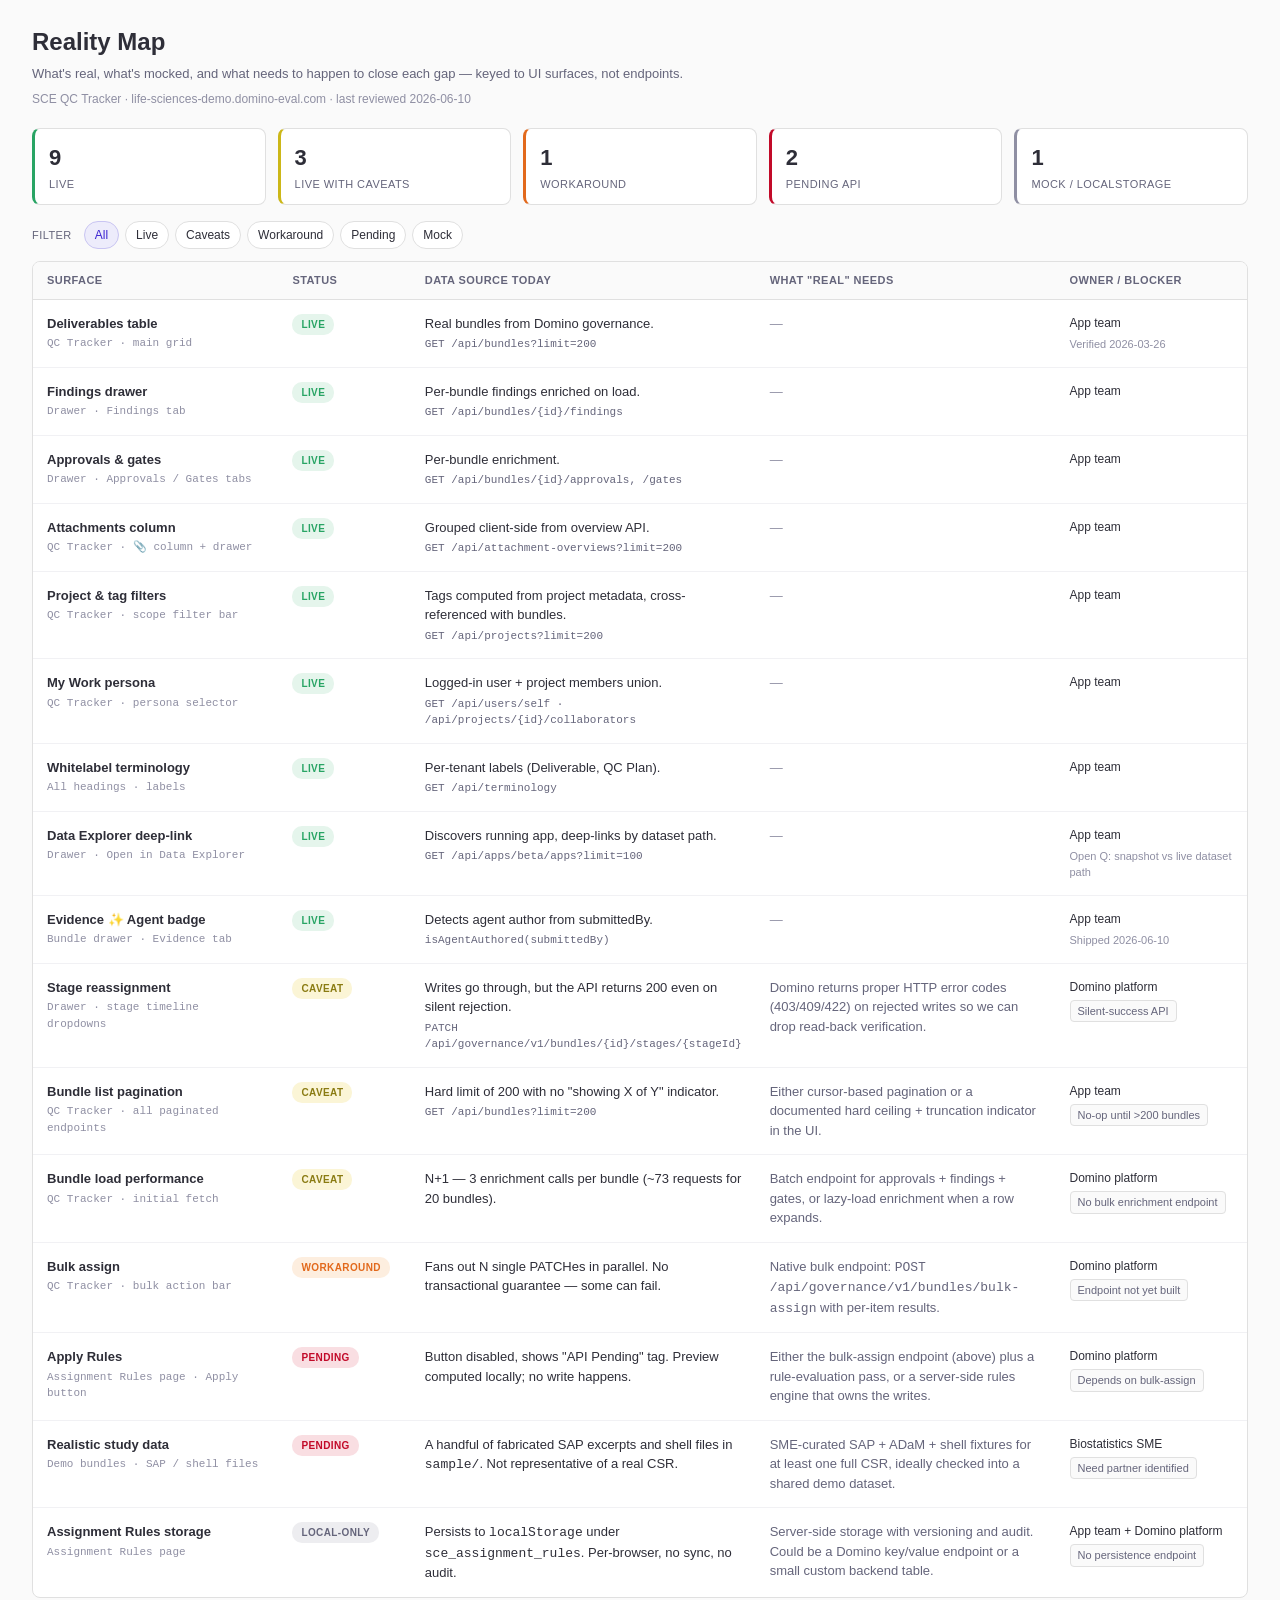
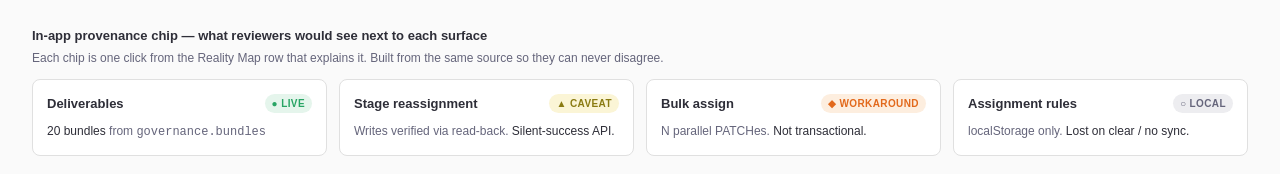
<file: reality_map.html>
<!doctype html>
<html lang="en">
<head>
<meta charset="utf-8" />
<title>Reality Map — SCE QC Tracker</title>
<style>
  :root {
    --purple: #543FDE;
    --purple-deep: #3B23D1;
    --purple-bg: #EDECFB;
    --purple-border: #C9C5F2;
    --ink: #2E2E38;
    --ink-mid: #65657B;
    --ink-light: #8F8FA3;
    --border: #E0E0E0;
    --bg: #FAFAFA;
    --bg-card: #FFFFFF;
    --green: #28A464;
    --green-bg: #E5F5EC;
    --amber: #CCB718;
    --amber-bg: #FBF5D6;
    --orange: #E2691C;
    --orange-bg: #FDEEDF;
    --red: #C20A29;
    --red-bg: #F9DEE2;
    --blue: #0070CC;
    --blue-bg: #DCEDF9;
  }
  * { box-sizing: border-box; }
  body {
    margin: 0; padding: 24px 32px;
    font-family: Inter, Lato, 'Helvetica Neue', Helvetica, Arial, sans-serif;
    color: var(--ink); background: var(--bg); font-size: 14px; line-height: 1.5;
  }
  header { max-width: 1280px; margin: 0 auto 20px; }
  h1 { font-size: 24px; margin: 0 0 4px; font-weight: 600; }
  .subtitle { color: var(--ink-mid); font-size: 13px; }
  .meta { color: var(--ink-light); font-size: 12px; margin-top: 6px; }

  .summary {
    max-width: 1280px; margin: 0 auto 16px;
    display: grid; grid-template-columns: repeat(5, 1fr); gap: 12px;
  }
  .summary .card {
    background: var(--bg-card); border: 1px solid var(--border);
    border-radius: 8px; padding: 12px 14px;
  }
  .summary .count { font-size: 22px; font-weight: 600; }
  .summary .label { font-size: 11px; color: var(--ink-mid); text-transform: uppercase; letter-spacing: 0.04em; margin-top: 2px; }
  .summary .card.live { border-left: 3px solid var(--green); }
  .summary .card.caveat { border-left: 3px solid var(--amber); }
  .summary .card.workaround { border-left: 3px solid var(--orange); }
  .summary .card.pending { border-left: 3px solid var(--red); }
  .summary .card.mock { border-left: 3px solid var(--ink-light); }

  .filters {
    max-width: 1280px; margin: 0 auto 12px;
    display: flex; gap: 6px; flex-wrap: wrap; align-items: center;
  }
  .filters .lbl { font-size: 11px; color: var(--ink-mid); text-transform: uppercase; letter-spacing: 0.04em; margin-right: 6px; }
  .chip {
    border: 1px solid var(--border); background: #fff; padding: 4px 10px;
    border-radius: 14px; font-size: 12px; cursor: pointer; user-select: none;
  }
  .chip.active { background: var(--purple-bg); border-color: var(--purple-border); color: var(--purple-deep); font-weight: 500; }

  .table-wrap {
    max-width: 1280px; margin: 0 auto;
    background: var(--bg-card); border: 1px solid var(--border); border-radius: 8px; overflow: hidden;
  }
  table { width: 100%; border-collapse: collapse; }
  thead th {
    text-align: left; padding: 10px 14px; font-size: 11px; font-weight: 600;
    color: var(--ink-mid); text-transform: uppercase; letter-spacing: 0.04em;
    background: var(--bg); border-bottom: 1px solid var(--border);
  }
  tbody td {
    padding: 14px; border-bottom: 1px solid #F1F1F4; vertical-align: top; font-size: 13px;
  }
  tbody tr:last-child td { border-bottom: none; }
  tbody tr:hover { background: #FAFAFC; }
  tbody tr.hidden { display: none; }

  .surface-name { font-weight: 600; color: var(--ink); margin-bottom: 2px; }
  .surface-where { font-size: 11px; color: var(--ink-light); font-family: ui-monospace, SFMono-Regular, Menlo, monospace; }

  .pill {
    display: inline-block; font-size: 10px; font-weight: 600; text-transform: uppercase;
    letter-spacing: 0.04em; padding: 3px 9px; border-radius: 10px; white-space: nowrap;
  }
  .pill.live { background: var(--green-bg); color: var(--green); }
  .pill.caveat { background: var(--amber-bg); color: #8A7B12; }
  .pill.workaround { background: var(--orange-bg); color: var(--orange); }
  .pill.pending { background: var(--red-bg); color: var(--red); }
  .pill.mock { background: #EDEDF0; color: var(--ink-mid); }

  .today { color: var(--ink); }
  .today .src { display: block; font-size: 11px; color: var(--ink-mid); font-family: ui-monospace, SFMono-Regular, Menlo, monospace; margin-top: 3px; }

  .needs { color: var(--ink-mid); }
  .needs.empty { color: var(--ink-light); font-style: italic; }

  .owner { font-size: 12px; }
  .owner .role { font-weight: 500; color: var(--ink); }
  .owner .blocker {
    display: inline-block; margin-top: 4px; font-size: 11px; color: var(--ink-mid);
    background: var(--bg); padding: 2px 7px; border-radius: 4px; border: 1px solid var(--border);
  }

  .updated { font-size: 11px; color: var(--ink-light); margin-top: 4px; }

  /* Provenance chip preview (showing what the in-app version would look like) */
  .preview-block { max-width: 1280px; margin: 28px auto 0; }
  .preview-title { font-size: 13px; font-weight: 600; color: var(--ink); margin-bottom: 4px; }
  .preview-sub { font-size: 12px; color: var(--ink-mid); margin-bottom: 12px; }
  .preview-cards { display: grid; grid-template-columns: repeat(4, 1fr); gap: 12px; }
  .prev {
    background: var(--bg-card); border: 1px solid var(--border); border-radius: 8px; padding: 14px;
    position: relative;
  }
  .prev-header { display: flex; align-items: center; justify-content: space-between; margin-bottom: 8px; }
  .prev-header h4 { margin: 0; font-size: 13px; font-weight: 600; }
  .prov {
    display: inline-flex; align-items: center; gap: 4px;
    font-size: 10px; font-weight: 600; padding: 2px 7px; border-radius: 10px;
    text-transform: uppercase; letter-spacing: 0.04em;
  }
  .prov.live { background: var(--green-bg); color: var(--green); }
  .prov.caveat { background: var(--amber-bg); color: #8A7B12; }
  .prov.workaround { background: var(--orange-bg); color: var(--orange); }
  .prov.mock { background: #EDEDF0; color: var(--ink-mid); }
  .prev-body { font-size: 12px; color: var(--ink-mid); }
  .prev-body strong { color: var(--ink); font-weight: 500; }
</style>
</head>
<body>

<header>
  <h1>Reality Map</h1>
  <div class="subtitle">What's real, what's mocked, and what needs to happen to close each gap — keyed to UI surfaces, not endpoints.</div>
  <div class="meta">SCE QC Tracker · life-sciences-demo.domino-eval.com · last reviewed 2026-06-10</div>
</header>

<section class="summary">
  <div class="card live"><div class="count">9</div><div class="label">Live</div></div>
  <div class="card caveat"><div class="count">3</div><div class="label">Live with caveats</div></div>
  <div class="card workaround"><div class="count">1</div><div class="label">Workaround</div></div>
  <div class="card pending"><div class="count">2</div><div class="label">Pending API</div></div>
  <div class="card mock"><div class="count">1</div><div class="label">Mock / localStorage</div></div>
</section>

<div class="filters">
  <span class="lbl">Filter</span>
  <span class="chip active" data-filter="all">All</span>
  <span class="chip" data-filter="live">Live</span>
  <span class="chip" data-filter="caveat">Caveats</span>
  <span class="chip" data-filter="workaround">Workaround</span>
  <span class="chip" data-filter="pending">Pending</span>
  <span class="chip" data-filter="mock">Mock</span>
</div>

<div class="table-wrap">
  <table>
    <thead>
      <tr>
        <th style="width:22%">Surface</th>
        <th style="width:11%">Status</th>
        <th style="width:25%">Data source today</th>
        <th style="width:25%">What "real" needs</th>
        <th style="width:17%">Owner / blocker</th>
      </tr>
    </thead>
    <tbody>

      <tr data-status="live">
        <td>
          <div class="surface-name">Deliverables table</div>
          <div class="surface-where">QC Tracker · main grid</div>
        </td>
        <td><span class="pill live">Live</span></td>
        <td class="today">Real bundles from Domino governance.<span class="src">GET /api/bundles?limit=200</span></td>
        <td class="needs empty">—</td>
        <td class="owner"><span class="role">App team</span><div class="updated">Verified 2026-03-26</div></td>
      </tr>

      <tr data-status="live">
        <td>
          <div class="surface-name">Findings drawer</div>
          <div class="surface-where">Drawer · Findings tab</div>
        </td>
        <td><span class="pill live">Live</span></td>
        <td class="today">Per-bundle findings enriched on load.<span class="src">GET /api/bundles/{id}/findings</span></td>
        <td class="needs empty">—</td>
        <td class="owner"><span class="role">App team</span></td>
      </tr>

      <tr data-status="live">
        <td>
          <div class="surface-name">Approvals & gates</div>
          <div class="surface-where">Drawer · Approvals / Gates tabs</div>
        </td>
        <td><span class="pill live">Live</span></td>
        <td class="today">Per-bundle enrichment.<span class="src">GET /api/bundles/{id}/approvals, /gates</span></td>
        <td class="needs empty">—</td>
        <td class="owner"><span class="role">App team</span></td>
      </tr>

      <tr data-status="live">
        <td>
          <div class="surface-name">Attachments column</div>
          <div class="surface-where">QC Tracker · 📎 column + drawer</div>
        </td>
        <td><span class="pill live">Live</span></td>
        <td class="today">Grouped client-side from overview API.<span class="src">GET /api/attachment-overviews?limit=200</span></td>
        <td class="needs empty">—</td>
        <td class="owner"><span class="role">App team</span></td>
      </tr>

      <tr data-status="live">
        <td>
          <div class="surface-name">Project &amp; tag filters</div>
          <div class="surface-where">QC Tracker · scope filter bar</div>
        </td>
        <td><span class="pill live">Live</span></td>
        <td class="today">Tags computed from project metadata, cross-referenced with bundles.<span class="src">GET /api/projects?limit=200</span></td>
        <td class="needs empty">—</td>
        <td class="owner"><span class="role">App team</span></td>
      </tr>

      <tr data-status="live">
        <td>
          <div class="surface-name">My Work persona</div>
          <div class="surface-where">QC Tracker · persona selector</div>
        </td>
        <td><span class="pill live">Live</span></td>
        <td class="today">Logged-in user + project members union.<span class="src">GET /api/users/self · /api/projects/{id}/collaborators</span></td>
        <td class="needs empty">—</td>
        <td class="owner"><span class="role">App team</span></td>
      </tr>

      <tr data-status="live">
        <td>
          <div class="surface-name">Whitelabel terminology</div>
          <div class="surface-where">All headings · labels</div>
        </td>
        <td><span class="pill live">Live</span></td>
        <td class="today">Per-tenant labels (Deliverable, QC Plan).<span class="src">GET /api/terminology</span></td>
        <td class="needs empty">—</td>
        <td class="owner"><span class="role">App team</span></td>
      </tr>

      <tr data-status="live">
        <td>
          <div class="surface-name">Data Explorer deep-link</div>
          <div class="surface-where">Drawer · Open in Data Explorer</div>
        </td>
        <td><span class="pill live">Live</span></td>
        <td class="today">Discovers running app, deep-links by dataset path.<span class="src">GET /api/apps/beta/apps?limit=100</span></td>
        <td class="needs empty">—</td>
        <td class="owner"><span class="role">App team</span><div class="updated">Open Q: snapshot vs live dataset path</div></td>
      </tr>

      <tr data-status="live">
        <td>
          <div class="surface-name">Evidence ✨ Agent badge</div>
          <div class="surface-where">Bundle drawer · Evidence tab</div>
        </td>
        <td><span class="pill live">Live</span></td>
        <td class="today">Detects agent author from submittedBy.<span class="src">isAgentAuthored(submittedBy)</span></td>
        <td class="needs empty">—</td>
        <td class="owner"><span class="role">App team</span><div class="updated">Shipped 2026-06-10</div></td>
      </tr>

      <tr data-status="caveat">
        <td>
          <div class="surface-name">Stage reassignment</div>
          <div class="surface-where">Drawer · stage timeline dropdowns</div>
        </td>
        <td><span class="pill caveat">Caveat</span></td>
        <td class="today">Writes go through, but the API returns 200 even on silent rejection.<span class="src">PATCH /api/governance/v1/bundles/{id}/stages/{stageId}</span></td>
        <td class="needs">Domino returns proper HTTP error codes (403/409/422) on rejected writes so we can drop read-back verification.</td>
        <td class="owner"><span class="role">Domino platform</span><div class="blocker">Silent-success API</div></td>
      </tr>

      <tr data-status="caveat">
        <td>
          <div class="surface-name">Bundle list pagination</div>
          <div class="surface-where">QC Tracker · all paginated endpoints</div>
        </td>
        <td><span class="pill caveat">Caveat</span></td>
        <td class="today">Hard limit of 200 with no "showing X of Y" indicator.<span class="src">GET /api/bundles?limit=200</span></td>
        <td class="needs">Either cursor-based pagination or a documented hard ceiling + truncation indicator in the UI.</td>
        <td class="owner"><span class="role">App team</span><div class="blocker">No-op until &gt;200 bundles</div></td>
      </tr>

      <tr data-status="caveat">
        <td>
          <div class="surface-name">Bundle load performance</div>
          <div class="surface-where">QC Tracker · initial fetch</div>
        </td>
        <td><span class="pill caveat">Caveat</span></td>
        <td class="today">N+1 — 3 enrichment calls per bundle (~73 requests for 20 bundles).</td>
        <td class="needs">Batch endpoint for approvals + findings + gates, or lazy-load enrichment when a row expands.</td>
        <td class="owner"><span class="role">Domino platform</span><div class="blocker">No bulk enrichment endpoint</div></td>
      </tr>

      <tr data-status="workaround">
        <td>
          <div class="surface-name">Bulk assign</div>
          <div class="surface-where">QC Tracker · bulk action bar</div>
        </td>
        <td><span class="pill workaround">Workaround</span></td>
        <td class="today">Fans out N single PATCHes in parallel. No transactional guarantee — some can fail.</td>
        <td class="needs">Native bulk endpoint: <code>POST /api/governance/v1/bundles/bulk-assign</code> with per-item results.</td>
        <td class="owner"><span class="role">Domino platform</span><div class="blocker">Endpoint not yet built</div></td>
      </tr>

      <tr data-status="pending">
        <td>
          <div class="surface-name">Apply Rules</div>
          <div class="surface-where">Assignment Rules page · Apply button</div>
        </td>
        <td><span class="pill pending">Pending</span></td>
        <td class="today">Button disabled, shows "API Pending" tag. Preview computed locally; no write happens.</td>
        <td class="needs">Either the bulk-assign endpoint (above) plus a rule-evaluation pass, or a server-side rules engine that owns the writes.</td>
        <td class="owner"><span class="role">Domino platform</span><div class="blocker">Depends on bulk-assign</div></td>
      </tr>

      <tr data-status="pending">
        <td>
          <div class="surface-name">Realistic study data</div>
          <div class="surface-where">Demo bundles · SAP / shell files</div>
        </td>
        <td><span class="pill pending">Pending</span></td>
        <td class="today">A handful of fabricated SAP excerpts and shell files in <code>sample/</code>. Not representative of a real CSR.</td>
        <td class="needs">SME-curated SAP + ADaM + shell fixtures for at least one full CSR, ideally checked into a shared demo dataset.</td>
        <td class="owner"><span class="role">Biostatistics SME</span><div class="blocker">Need partner identified</div></td>
      </tr>

      <tr data-status="mock">
        <td>
          <div class="surface-name">Assignment Rules storage</div>
          <div class="surface-where">Assignment Rules page</div>
        </td>
        <td><span class="pill mock">Local-only</span></td>
        <td class="today">Persists to <code>localStorage</code> under <code>sce_assignment_rules</code>. Per-browser, no sync, no audit.</td>
        <td class="needs">Server-side storage with versioning and audit. Could be a Domino key/value endpoint or a small custom backend table.</td>
        <td class="owner"><span class="role">App team + Domino platform</span><div class="blocker">No persistence endpoint</div></td>
      </tr>

    </tbody>
  </table>
</div>

<section class="preview-block">
  <div class="preview-title">In-app provenance chip — what reviewers would see next to each surface</div>
  <div class="preview-sub">Each chip is one click from the Reality Map row that explains it. Built from the same source so they can never disagree.</div>
  <div class="preview-cards">
    <div class="prev">
      <div class="prev-header">
        <h4>Deliverables</h4>
        <span class="prov live">● Live</span>
      </div>
      <div class="prev-body"><strong>20 bundles</strong> from <code>governance.bundles</code></div>
    </div>
    <div class="prev">
      <div class="prev-header">
        <h4>Stage reassignment</h4>
        <span class="prov caveat">▲ Caveat</span>
      </div>
      <div class="prev-body">Writes verified via read-back. <strong>Silent-success API.</strong></div>
    </div>
    <div class="prev">
      <div class="prev-header">
        <h4>Bulk assign</h4>
        <span class="prov workaround">◆ Workaround</span>
      </div>
      <div class="prev-body">N parallel PATCHes. <strong>Not transactional.</strong></div>
    </div>
    <div class="prev">
      <div class="prev-header">
        <h4>Assignment rules</h4>
        <span class="prov mock">○ Local</span>
      </div>
      <div class="prev-body">localStorage only. <strong>Lost on clear / no sync.</strong></div>
    </div>
  </div>
</section>

<script>
  const chips = document.querySelectorAll('.chip');
  const rows = document.querySelectorAll('tbody tr');
  chips.forEach(chip => {
    chip.addEventListener('click', () => {
      chips.forEach(c => c.classList.remove('active'));
      chip.classList.add('active');
      const f = chip.dataset.filter;
      rows.forEach(r => {
        r.classList.toggle('hidden', f !== 'all' && r.dataset.status !== f);
      });
    });
  });
</script>

</body>
</html>
</file>
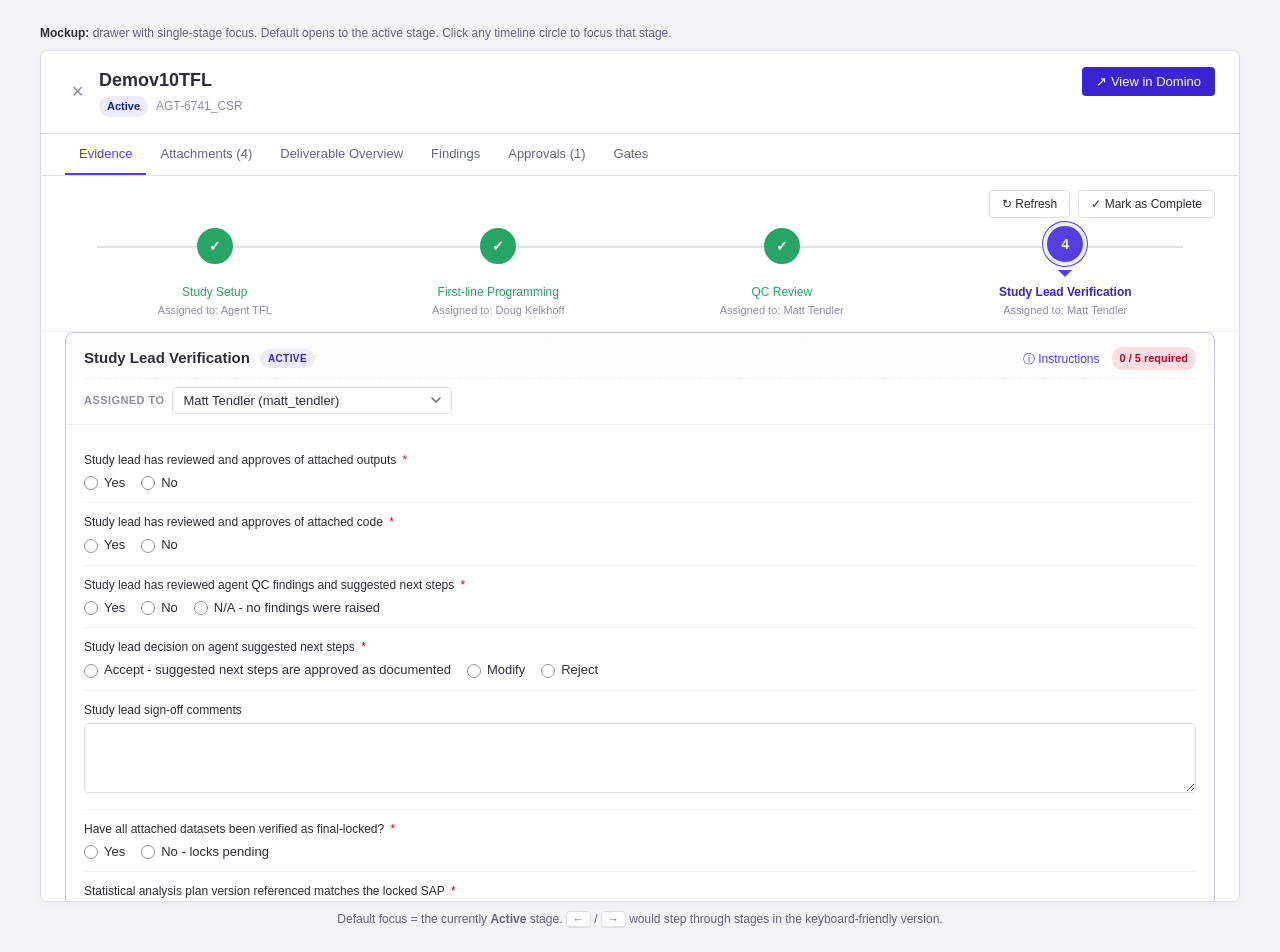
<file: static/drawer_focused_stage.html>
<!doctype html>
<html lang="en">
<head>
<meta charset="utf-8" />
<title>Drawer mockup — focused stage</title>
<style>
  :root {
    --purple: #543FDE;
    --purple-deep: #3B23D1;
    --purple-bg: #EDECFB;
    --purple-border: #C9C5F2;
    --purple-soft: #1820A0;
    --ink: #2E2E38;
    --ink-mid: #65657B;
    --ink-light: #8F8FA3;
    --border: #E0E0E0;
    --border-soft: #F1F1F4;
    --bg: #FAFAFA;
    --bg-card: #FFFFFF;
    --green: #28A464;
    --green-bg: #E5F5EC;
    --red: #C20A29;
  }
  * { box-sizing: border-box; }
  body {
    margin: 0; padding: 0;
    font-family: Inter, Lato, 'Helvetica Neue', Helvetica, Arial, sans-serif;
    color: var(--ink); background: #F4F4F8; font-size: 14px; line-height: 1.5;
  }

  /* ── browser-chrome framing so the drawer feels like the real app ── */
  .frame { max-width: 1200px; margin: 24px auto; }
  .caption { font-size: 12px; color: var(--ink-mid); margin-bottom: 8px; }
  .caption strong { color: var(--ink); font-weight: 600; }
  .drawer {
    background: var(--bg-card); border: 1px solid var(--border); border-radius: 8px;
    box-shadow: 0 2px 8px rgba(0,0,0,0.04);
    /* The drawer is itself the scroll container so the timeline can stick to
       its top as the focused stage scrolls. `overflow:hidden` here would
       break position:sticky because the drawer wouldn't actually scroll.
       Using `height` (not max-height) reserves the space so the drawer is
       always scrollable when stage content is long enough. */
    height: calc(100vh - 48px); overflow-y: auto;
  }

  /* ── drawer header (same as today) ── */
  .header { padding: 16px 24px; border-bottom: 1px solid var(--border); display: flex; align-items: flex-start; justify-content: space-between; }
  .header .title { display: flex; align-items: center; gap: 10px; }
  .close { width: 24px; height: 24px; display: inline-flex; align-items: center; justify-content: center; color: var(--ink-light); cursor: pointer; font-size: 16px; }
  .h-name { font-size: 18px; font-weight: 600; color: var(--ink); }
  .h-tags { display: flex; align-items: center; gap: 8px; margin-top: 2px; }
  .h-tag { font-size: 11px; font-weight: 600; padding: 2px 8px; border-radius: 10px; background: var(--purple-bg); color: var(--purple-soft); }
  .h-id { font-size: 12px; color: var(--ink-light); }
  .view-btn {
    background: var(--purple-deep); color: #fff; border: none; padding: 7px 14px; font-size: 13px;
    border-radius: 4px; cursor: pointer; font-weight: 500;
  }

  /* ── tabs ── */
  .tabs { display: flex; gap: 0; padding: 0 24px; border-bottom: 1px solid var(--border); }
  .tab { padding: 10px 14px; font-size: 13px; color: var(--ink-mid); cursor: pointer; border-bottom: 2px solid transparent; }
  .tab.active { color: var(--purple); border-bottom-color: var(--purple); font-weight: 500; }

  /* ── timeline (always visible — the new interaction model) ── */
  /* Sticky so it stays anchored to the drawer top as the focused stage scrolls. */
  .timeline-block {
    padding: 14px 24px 14px;
    position: sticky; top: 0; z-index: 5;
    background: var(--bg-card);
    border-bottom: 1px solid var(--border-soft);
  }
  .tl-row { display: flex; align-items: center; justify-content: flex-end; margin-bottom: 10px; }
  .tl-actions { display: flex; gap: 8px; }
  .btn {
    background: #fff; border: 1px solid var(--border); padding: 6px 12px; font-size: 12px; border-radius: 4px;
    cursor: pointer; color: var(--ink); display: inline-flex; align-items: center; gap: 6px;
  }
  .btn:hover { border-color: var(--purple-border); }
  .btn.complete { color: var(--ink-light); cursor: not-allowed; }

  .timeline { display: flex; align-items: flex-start; justify-content: space-between; position: relative; padding: 0 8px; }
  .timeline::before {
    content: ''; position: absolute; top: 18px; left: 32px; right: 32px;
    height: 2px; background: var(--border); z-index: 0;
  }
  .tl-step { position: relative; z-index: 1; display: flex; flex-direction: column; align-items: center; cursor: pointer; flex: 1; min-width: 0; }
  .tl-dot {
    width: 36px; height: 36px; border-radius: 50%; display: inline-flex; align-items: center; justify-content: center;
    font-size: 14px; font-weight: 600; border: 2px solid var(--border); background: #fff; color: var(--ink-light);
    transition: all 0.15s;
  }
  .tl-step.done .tl-dot { background: var(--green); border-color: var(--green); color: #fff; }
  .tl-step.active .tl-dot { background: var(--purple); border-color: var(--purple); color: #fff; box-shadow: 0 0 0 4px var(--purple-bg); }
  .tl-step.future .tl-dot { background: #fff; border-color: var(--border); color: var(--ink-light); }
  .tl-step.selected .tl-dot {
    /* the new selection ring — distinct from "active" stage */
    box-shadow: 0 0 0 4px var(--purple-bg), 0 0 0 5px var(--purple);
    transform: translateY(-2px);
  }
  .tl-step.selected .tl-label { color: var(--purple-deep); font-weight: 600; }
  .tl-label {
    margin-top: 8px; font-size: 12px; color: var(--ink-mid); text-align: center;
    max-width: 160px; line-height: 1.3;
  }
  .tl-step.done .tl-label { color: var(--green); font-weight: 500; }
  .tl-step.active .tl-label { color: var(--purple-deep); font-weight: 600; }
  .tl-assignee {
    margin-top: 3px; font-size: 11px; color: var(--ink-light); text-align: center;
    max-width: 160px; line-height: 1.25;
    white-space: nowrap; overflow: hidden; text-overflow: ellipsis;
    font-weight: 400;
  }
  .tl-assignee.empty { font-style: italic; }
  .tl-caret {
    /* little down-pointer under the selected dot to anchor it to the body */
    margin-top: 6px; width: 0; height: 0; border-left: 7px solid transparent; border-right: 7px solid transparent;
    border-top: 7px solid var(--purple); opacity: 0; transition: opacity 0.15s;
  }
  .tl-step.selected .tl-caret { opacity: 1; }

  /* ── single-stage focused body ── */
  .stage-card {
    margin: 0 24px 24px; border: 1px solid var(--purple-border); border-radius: 8px;
    background: linear-gradient(180deg, #FCFBFF 0%, #fff 60px);
  }
  /* Two-row header so the title, assignee picker, and meta don't fight for
     the same horizontal real estate. Row 1: title + status + meta. Row 2:
     assignee picker (where the user expects to act on ownership). */
  .sc-head { padding: 14px 18px 10px; border-bottom: 1px solid var(--border-soft); }
  .sc-head-row1 { display: flex; align-items: center; justify-content: space-between; gap: 12px; }
  .sc-head-row1-left { display: flex; align-items: center; gap: 10px; min-width: 0; }
  .sc-head-row1-right { display: flex; align-items: center; gap: 12px; flex-shrink: 0; }
  .sc-head-row2 {
    display: flex; align-items: center; gap: 8px;
    margin-top: 8px; padding-top: 8px; border-top: 1px dashed var(--border-soft);
  }
  .sc-name { font-size: 15px; font-weight: 600; color: var(--ink); white-space: nowrap; }
  .sc-status { font-size: 10px; font-weight: 600; padding: 2px 8px; border-radius: 10px; text-transform: uppercase; letter-spacing: 0.04em; flex-shrink: 0; }
  .sc-status.active { background: var(--purple-bg); color: var(--purple-deep); }
  .sc-status.complete { background: var(--green-bg); color: var(--green); }
  .sc-status.pending { background: #EDEDF0; color: var(--ink-mid); }
  .sc-assignee-label { font-size: 11px; color: var(--ink-light); text-transform: uppercase; letter-spacing: 0.04em; font-weight: 600; }
  .sc-assignee-select {
    font-family: inherit; font-size: 13px; color: var(--ink); background: #fff;
    border: 1px solid var(--border); border-radius: 4px; padding: 5px 26px 5px 10px;
    cursor: pointer; max-width: 280px; min-width: 200px;
    appearance: none; -webkit-appearance: none;
    background-image: url("data:image/svg+xml;utf8,<svg xmlns='http://www.w3.org/2000/svg' width='10' height='6' viewBox='0 0 10 6'><path d='M1 1l4 4 4-4' stroke='%2365657B' stroke-width='1.5' fill='none' stroke-linecap='round' stroke-linejoin='round'/></svg>");
    background-repeat: no-repeat; background-position: right 10px center;
  }
  .sc-assignee-select:hover { border-color: var(--purple-border); }
  .sc-assignee-select:focus { outline: none; border-color: var(--purple); box-shadow: 0 0 0 2px var(--purple-bg); }
  .sc-assignee-save {
    font-size: 11px; color: var(--ink-light); display: inline-flex; align-items: center; gap: 4px;
  }
  .sc-assignee-save.saving { color: var(--purple-deep); }
  .sc-assignee-save.saved { color: var(--green); }
  .sc-head-right { display: flex; align-items: center; gap: 8px; }
  .sc-required { font-size: 11px; font-weight: 600; padding: 3px 8px; border-radius: 10px; }
  .sc-required.partial { background: #FBEFE0; color: #A35B00; }
  .sc-required.empty { background: #F9DEE2; color: var(--red); }
  .sc-required.full { background: var(--green-bg); color: var(--green); }
  .sc-link { font-size: 12px; color: var(--purple); cursor: pointer; }

  .sc-body { padding: 16px 18px; }
  .field { padding: 10px 0; border-bottom: 1px solid var(--border-soft); }
  .field:last-child { border-bottom: none; }
  .field-label { font-size: 12px; font-weight: 500; color: var(--ink); margin-bottom: 4px; }
  .field-label .req { color: var(--red); margin-left: 3px; }
  .field-help { font-size: 11px; color: var(--ink-light); margin-bottom: 6px; }
  .opts { display: flex; gap: 16px; align-items: center; font-size: 13px; color: var(--ink); }
  .radio { width: 14px; height: 14px; border: 1.5px solid var(--ink-light); border-radius: 50%; display: inline-block; vertical-align: middle; margin-right: 6px; }
  .input {
    width: 100%; border: 1px solid var(--border); border-radius: 4px; padding: 7px 10px; font-size: 13px;
    font-family: inherit; color: var(--ink); background: #fff;
  }
  textarea.input { resize: vertical; min-height: 70px; font-family: inherit; }

  .agent-block {
    margin: 8px 0 0; padding: 12px 14px; border-radius: 6px;
    border: 1px solid var(--purple-border);
    background: linear-gradient(135deg, rgba(84,63,222,0.04) 0%, rgba(232,53,167,0.04) 100%);
  }
  .agent-row { display: flex; align-items: center; justify-content: space-between; margin-bottom: 8px; }
  .agent-title { font-size: 12px; font-weight: 600; color: var(--ink); display: flex; align-items: center; gap: 8px; }
  .agent-badge { font-size: 9px; font-weight: 600; color: var(--purple); background: #fff; border: 1px solid var(--purple-border); border-radius: 10px; padding: 1px 7px; letter-spacing: 0.04em; text-transform: uppercase; }
  .agent-meta { font-size: 11px; color: var(--ink-light); }
  .run-btn {
    background: var(--purple); color: #fff; border: none; padding: 6px 12px; font-size: 12px;
    border-radius: 4px; cursor: pointer; font-weight: 500; display: inline-flex; align-items: center; gap: 6px;
  }
  .run-btn:hover { background: var(--purple-deep); }
  .run-btn.running {
    background: #fff; color: var(--purple-deep); border: 1px solid var(--purple-border); cursor: default;
  }
  .run-btn.running:hover { background: #fff; }
  .spinner {
    width: 12px; height: 12px; border-radius: 50%;
    border: 2px solid var(--purple-border); border-top-color: var(--purple);
    animation: spin 0.7s linear infinite; display: inline-block;
  }
  @keyframes spin { to { transform: rotate(360deg); } }
  .run-elapsed { font-size: 11px; color: var(--ink-light); margin-left: 8px; }
  .param-row { display: grid; grid-template-columns: 120px 1fr; gap: 12px; margin-top: 6px; font-size: 12px; align-items: center; }
  .param-row .k { color: var(--ink-mid); font-family: ui-monospace, SFMono-Regular, Menlo, monospace; }
  .param-row .v { background: #fff; border: 1px solid var(--border); border-radius: 4px; padding: 5px 8px; font-family: ui-monospace, SFMono-Regular, Menlo, monospace; }

  .empty-state {
    padding: 32px; text-align: center; color: var(--ink-mid); font-size: 13px;
  }
  .empty-state .em { font-size: 22px; margin-bottom: 8px; opacity: 0.5; }

  .caption-after { text-align: center; font-size: 12px; color: var(--ink-mid); margin: 8px 0 24px; }
  .caption-after kbd {
    font-family: inherit; background: #fff; border: 1px solid var(--border); border-bottom-width: 2px;
    border-radius: 4px; padding: 1px 6px; font-size: 11px;
  }
</style>
</head>
<body>

<div class="frame">
  <div class="caption">
    <strong>Mockup:</strong> drawer with single-stage focus. Default opens to the active stage. Click any timeline circle to focus that stage.
  </div>

  <div class="drawer">

    <!-- header (same as today) -->
    <div class="header">
      <div class="title">
        <span class="close">✕</span>
        <div>
          <div class="h-name">Demov10TFL</div>
          <div class="h-tags">
            <span class="h-tag">Active</span>
            <span class="h-id">AGT-6741_CSR</span>
          </div>
        </div>
      </div>
      <button class="view-btn">↗ View in Domino</button>
    </div>

    <!-- tabs -->
    <div class="tabs">
      <span class="tab active">Evidence</span>
      <span class="tab">Attachments (4)</span>
      <span class="tab">Deliverable Overview</span>
      <span class="tab">Findings</span>
      <span class="tab">Approvals (1)</span>
      <span class="tab">Gates</span>
    </div>

    <!-- always-visible (and sticky) timeline -->
    <div class="timeline-block">
      <div class="tl-row">
        <div class="tl-actions">
          <button class="btn">↻ Refresh</button>
          <button class="btn complete" id="complete-btn">✓ Mark as Complete</button>
        </div>
      </div>

      <div class="timeline" id="timeline"></div>
    </div>

    <!-- single stage card (swaps based on selection) -->
    <div id="stage-host"></div>

  </div>

  <div class="caption-after">
    Default focus = the currently <strong>Active</strong> stage. <kbd>←</kbd> / <kbd>→</kbd> would step through stages in the keyboard-friendly version.
  </div>
</div>

<!-- ───────── stage data + templates ───────── -->
<script id="stage-data" type="application/json">
[
  {
    "name": "Study Setup",
    "status": "complete",
    "assignee": "Agent TFL (agenttfl)",
    "required": "3 / 3 required",
    "requiredClass": "full",
    "fields": [
      { "type": "scripted", "title": "Set up SAP + shell scaffold", "params": { "tfl_name": "t_14_1_1", "sap_path": "sample/sap_excerpt.md" }, "agentJob": "c1503c6e" },
      { "type": "radio", "label": "Were study assets attached as required?", "value": "Yes - documented below", "savedBy": "agenttfl" },
      { "type": "textarea", "label": "Any setup notes for downstream stages?", "agent": true, "value": "Standard CDISC structure. ADaM source: ADSL v3.1 + ADAE v2.0. No protocol deviations during setup." }
    ]
  },
  {
    "name": "First-line Programming",
    "status": "complete",
    "assignee": "Doug Kelkhoff (doug.kelkhoff@dominodatalab.com)",
    "required": "2 / 2 required",
    "requiredClass": "full",
    "fields": [
      { "type": "scripted", "title": "Generate TFL (agent)", "params": { "tfl_name": "t_14_1_1", "sap_path": "sample/sap_excerpt_t_14_1_1.md", "shell_path": "sample/shell_t_14_1_1.txt" }, "agentJob": "c1503c6e" },
      { "type": "agent-output", "label": "Git commit hash for the TFL program", "value": "dev/t_14_1_1 @ 72ab2ccdc53deebcd15905f20f58ea8ec8c5528" },
      { "type": "radio", "label": "Were any deviations from the SAP or SOP encountered?", "value": "Yes - documented below" },
      { "type": "textarea", "label": "If yes, describe the deviation and rationale", "agent": true, "value": "The program deviates from the SAP in two material ways driven by ADaM source limitations. First, the SAP specifies treatment grouping by TRTPN (0/54/81), but ADSL only exposes the character TRT01P column, so the program groups by TRT01P string values." }
    ]
  },
  {
    "name": "QC Review",
    "status": "complete",
    "assignee": "Matt Tendler (matt_tendler)",
    "required": "2 / 2 required",
    "requiredClass": "full",
    "fields": [
      { "type": "radio", "label": "Independent QC run completed?", "value": "Yes - documented below" },
      { "type": "textarea", "label": "QC review summary", "value": "Re-ran with second programmer in parallel. Counts match SAP-mandated population. Two minor formatting findings raised — see Findings tab." }
    ]
  },
  {
    "name": "Study Lead Verification",
    "status": "active",
    "assignee": "Matt Tendler (matt_tendler)",
    "required": "0 / 5 required",
    "requiredClass": "empty",
    "fields": [
      { "type": "radio", "label": "Study lead has reviewed and approves of attached outputs", "value": null, "options": ["Yes", "No"] },
      { "type": "radio", "label": "Study lead has reviewed and approves of attached code", "value": null, "options": ["Yes", "No"] },
      { "type": "radio", "label": "Study lead has reviewed agent QC findings and suggested next steps", "value": null, "options": ["Yes", "No", "N/A - no findings were raised"] },
      { "type": "radio", "label": "Study lead decision on agent suggested next steps", "value": null, "options": ["Accept - suggested next steps are approved as documented", "Modify", "Reject"] },
      { "type": "textarea", "label": "Study lead sign-off comments", "value": "" },
      { "type": "radio", "label": "Have all attached datasets been verified as final-locked?", "value": null, "options": ["Yes", "No - locks pending"] },
      { "type": "radio", "label": "Statistical analysis plan version referenced matches the locked SAP", "value": null, "options": ["Yes", "No"] },
      { "type": "textarea", "label": "Note any open items, caveats, or escalations for QA", "value": "" },
      { "type": "radio", "label": "All Findings have been resolved or marked WontDo with rationale", "value": null, "options": ["Yes", "No"] },
      { "type": "textarea", "label": "Final attestation statement (free text)", "value": "" }
    ]
  }
]
</script>

<script>
  const stages = JSON.parse(document.getElementById('stage-data').textContent);
  // Mock project members — in the real app this comes from
  // /api/projects/{id}/collaborators. Agent users first.
  const projectMembers = [
    'Agent TFL (agenttfl)',
    'Doug Kelkhoff (doug.kelkhoff@dominodatalab.com)',
    'Matt Tendler (matt_tendler)',
    'Agnes Lin (agnes_domino)',
    'Ross Patel (ross_domino)',
    'Etan Cohen (etan_domino)',
    'Study Lead (study_lead)',
  ];
  const host = document.getElementById('stage-host');
  const completeBtn = document.getElementById('complete-btn');
  const timelineEl = document.getElementById('timeline');

  function escapeHtml(s) { return String(s == null ? '' : s).replace(/[&<>]/g, c => ({ '&':'&amp;', '<':'&lt;', '>':'&gt;' })[c]); }

  // Trim assignee to first name + last-initial-style so the label stays
  // readable in the narrow timeline column. Falls back to the raw string
  // if it doesn't match a "Display Name (handle)" shape.
  function shortAssignee(raw) {
    if (!raw) return null;
    const m = raw.match(/^(.+?)\s*\(([^)]+)\)\s*$/);
    const display = m ? m[1] : raw;
    if (display.length <= 22) return display;
    return display.slice(0, 21) + '…';
  }

  function renderTimeline() {
    timelineEl.innerHTML = stages.map((s, i) => {
      const cls = s.status === 'complete' ? 'done' : (s.status === 'active' ? 'active' : 'future');
      const dotContent = s.status === 'complete' ? '✓' : String(i + 1);
      const assignee = shortAssignee(s.assignee);
      return `
        <div class="tl-step ${cls}" data-stage="${i}">
          <div class="tl-dot">${dotContent}</div>
          <div class="tl-caret"></div>
          <div class="tl-label">${escapeHtml(s.name)}</div>
          <div class="tl-assignee${assignee ? '' : ' empty'}" title="${escapeHtml(s.assignee || 'Unassigned')}">
            ${assignee ? 'Assigned to: ' + escapeHtml(assignee) : 'Unassigned'}
          </div>
        </div>`;
    }).join('');
    timelineEl.querySelectorAll('.tl-step').forEach(el => {
      el.addEventListener('click', () => selectStage(parseInt(el.dataset.stage, 10)));
    });
  }

  function renderField(f) {
    if (f.type === 'scripted') {
      const params = Object.entries(f.params).map(([k, v]) => `
        <div class="param-row"><span class="k">${escapeHtml(k)}</span><span class="v">${escapeHtml(v)}</span></div>`).join('');
      return `
        <div class="field">
          <div class="agent-block">
            <div class="agent-row">
              <div class="agent-title">⚙ ${escapeHtml(f.title)}</div>
              <button class="run-btn" data-action="run-agent">✨ Run Agent</button>
            </div>
            ${params}
            <div class="agent-meta agent-status" style="margin-top:8px">Job ${escapeHtml(f.agentJob)} · <span style="color:var(--green); font-weight:500">SUCCEEDED</span></div>
          </div>
        </div>`;
    }
    if (f.type === 'agent-output') {
      return `
        <div class="field">
          <div class="field-label">${escapeHtml(f.label)} <span class="req">*</span> <span class="agent-badge" style="margin-left:6px">✨ Agent</span></div>
          <input class="input" value="${escapeHtml(f.value)}" />
        </div>`;
    }
    if (f.type === 'radio') {
      const opts = (f.options || ['Yes - documented below', 'No']).map(o => {
        const checked = o === f.value;
        return `<label class="opt"><span class="radio" style="${checked ? 'background:var(--purple); border-color:var(--purple); box-shadow: inset 0 0 0 3px #fff;' : ''}"></span>${escapeHtml(o)}</label>`;
      }).join('');
      return `
        <div class="field">
          <div class="field-label">${escapeHtml(f.label)} <span class="req">*</span></div>
          <div class="opts">${opts}</div>
          ${f.savedBy ? `<div class="agent-meta" style="margin-top:6px">Last saved 2 days ago by ${escapeHtml(f.savedBy)}</div>` : ''}
        </div>`;
    }
    if (f.type === 'textarea') {
      const isAgent = !!f.agent && f.value;
      return `
        <div class="field" style="${isAgent ? 'background:linear-gradient(135deg, rgba(84,63,222,0.03), rgba(232,53,167,0.03)); border-radius:6px; padding:10px 12px;' : ''}">
          <div class="field-label">
            ${escapeHtml(f.label)}
            ${isAgent ? '<span class="agent-badge" style="margin-left:6px">✨ Agent</span>' : ''}
          </div>
          ${isAgent ? `<div class="field-help" style="color:var(--purple); font-style:italic">Populated by agent · last saved 2 days ago</div>` : ''}
          <textarea class="input">${escapeHtml(f.value || '')}</textarea>
        </div>`;
    }
    return '';
  }

  function renderStage(i) {
    const s = stages[i];
    const statusClass = s.status === 'active' ? 'active' : (s.status === 'complete' ? 'complete' : 'pending');
    const statusLabel = s.status.toUpperCase();

    // "Mark as Complete" only enabled on the active stage
    if (s.status === 'active') {
      completeBtn.classList.remove('complete');
      completeBtn.style.color = 'var(--ink)';
      completeBtn.style.cursor = 'pointer';
    } else {
      completeBtn.classList.add('complete');
      completeBtn.style.color = 'var(--ink-light)';
      completeBtn.style.cursor = 'not-allowed';
    }

    const options = projectMembers.map(m => `<option value="${escapeHtml(m)}"${m === s.assignee ? ' selected' : ''}>${escapeHtml(m)}</option>`).join('');
    host.innerHTML = `
      <div class="stage-card">
        <div class="sc-head">
          <div class="sc-head-row1">
            <div class="sc-head-row1-left">
              <div class="sc-name">${escapeHtml(s.name)}</div>
              <span class="sc-status ${statusClass}">${statusLabel}</span>
            </div>
            <div class="sc-head-row1-right">
              <span class="sc-link">ⓘ Instructions</span>
              <span class="sc-required ${s.requiredClass}">${escapeHtml(s.required)}</span>
            </div>
          </div>
          <div class="sc-head-row2">
            <span class="sc-assignee-label">Assigned to</span>
            <select class="sc-assignee-select" data-stage="${i}" aria-label="Reassign stage">${options}</select>
            <span class="sc-assignee-save" id="assignee-save"></span>
          </div>
        </div>
        <div class="sc-body">
          ${s.fields.map(renderField).join('')}
        </div>
      </div>`;
  }

  function selectStage(i) {
    document.querySelectorAll('.tl-step').forEach((el, idx) => {
      el.classList.toggle('selected', idx === i);
    });
    renderStage(i);
  }

  renderTimeline();

  // Default focus = the active stage (matches "click deliverable name" behaviour)
  const defaultIdx = stages.findIndex(s => s.status === 'active');
  selectStage(defaultIdx >= 0 ? defaultIdx : 0);

  // Reassign from the focused stage's header. Mimics the real save lifecycle
  // (saving → saved, with a transient indicator). On save we patch the local
  // stages array AND re-render the timeline so the "Assigned to: …" line
  // under that stage's dot updates immediately.
  host.addEventListener('change', e => {
    const sel = e.target.closest('.sc-assignee-select');
    if (!sel) return;
    const idx = parseInt(sel.dataset.stage, 10);
    const newAssignee = sel.value;
    stages[idx].assignee = newAssignee;
    renderTimeline();
    // Re-apply the selected ring (renderTimeline rebuilt all steps)
    const step = document.querySelectorAll('.tl-step')[idx];
    if (step) step.classList.add('selected');
    const save = document.getElementById('assignee-save');
    if (save) {
      save.className = 'sc-assignee-save saving';
      save.innerHTML = '<span class="spinner"></span> saving';
      setTimeout(() => {
        save.className = 'sc-assignee-save saved';
        save.textContent = '✓ saved';
        setTimeout(() => { save.className = 'sc-assignee-save'; save.textContent = ''; }, 1500);
      }, 700);
    }
  });

  // Run Agent → flip to running state. Auto-resolves after a few seconds so
  // the mockup demonstrates the full lifecycle (idle → running → succeeded).
  host.addEventListener('click', e => {
    const btn = e.target.closest('button[data-action="run-agent"]');
    if (!btn || btn.classList.contains('running')) return;
    const block = btn.closest('.agent-block');
    const status = block.querySelector('.agent-status');
    const startedAt = Date.now();
    btn.classList.add('running');
    btn.innerHTML = '<span class="spinner"></span> Running<span class="run-elapsed" id="agent-elapsed">0s</span>';
    if (status) status.innerHTML = 'Job pending · <span style="color:var(--purple-deep); font-weight:500">QUEUED</span>';
    const tick = setInterval(() => {
      const el = btn.querySelector('#agent-elapsed');
      if (el) el.textContent = Math.round((Date.now() - startedAt) / 1000) + 's';
    }, 1000);
    setTimeout(() => {
      clearInterval(tick);
      btn.classList.remove('running');
      btn.innerHTML = '✨ Run Agent';
      if (status) status.innerHTML = 'Job c1503c6e · <span style="color:var(--green); font-weight:500">SUCCEEDED</span>';
    }, 6000);
  });

  // Keyboard navigation hint
  document.addEventListener('keydown', e => {
    const cur = stages.findIndex((_, i) => document.querySelectorAll('.tl-step')[i].classList.contains('selected'));
    if (e.key === 'ArrowRight' && cur < stages.length - 1) selectStage(cur + 1);
    if (e.key === 'ArrowLeft' && cur > 0) selectStage(cur - 1);
  });
</script>

</body>
</html>
</file>
